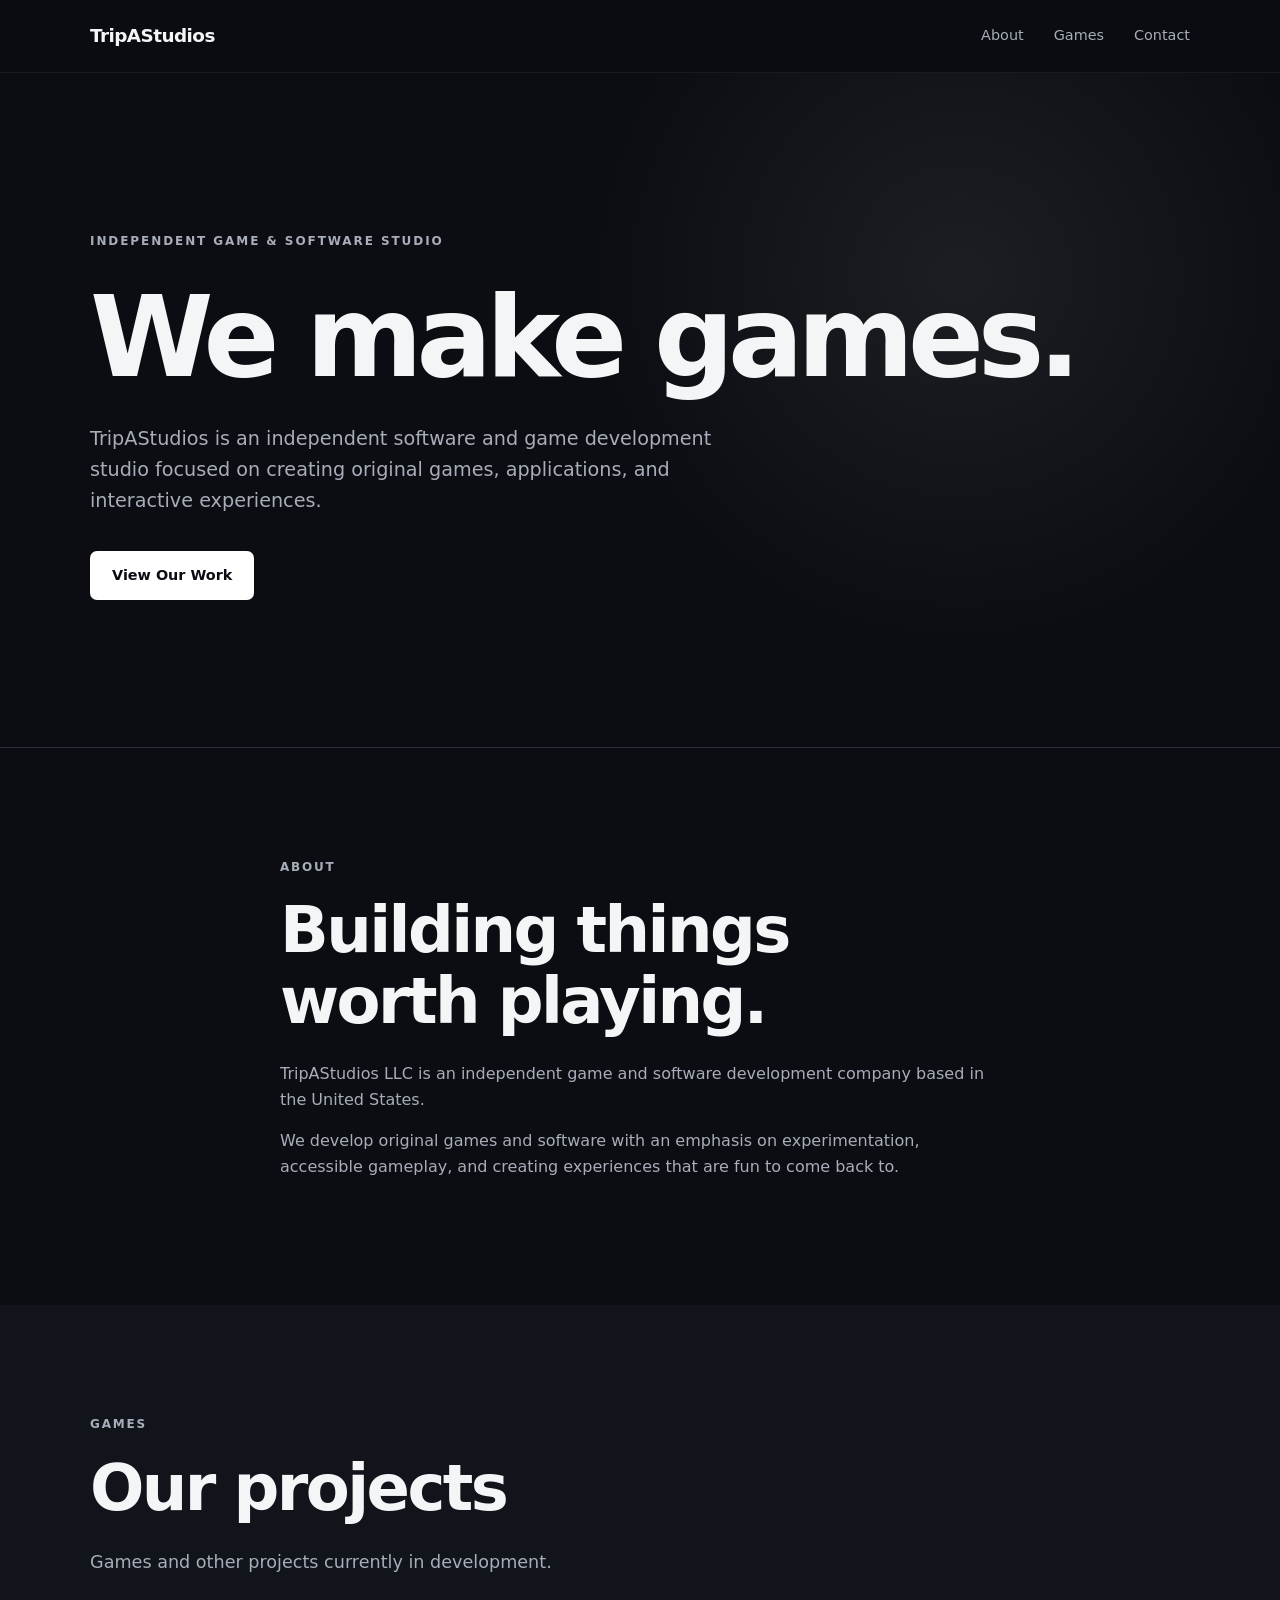
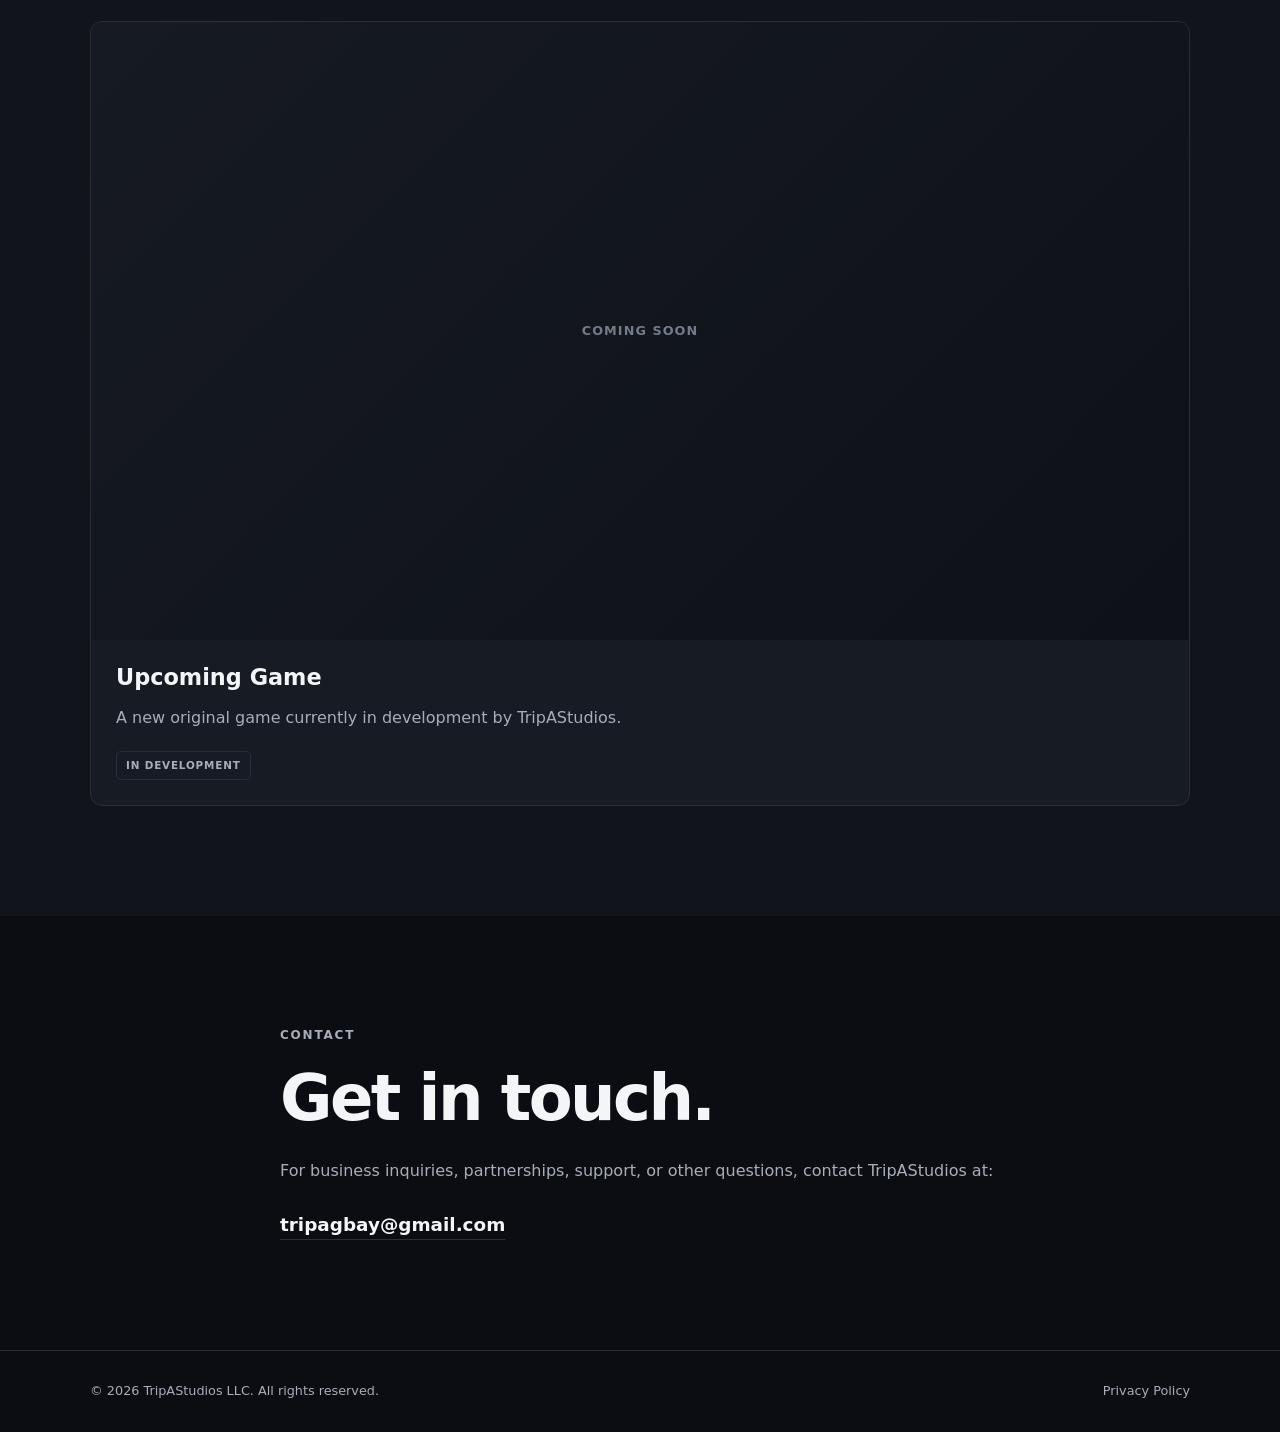
<file: index.html>
<!DOCTYPE html>
<html lang="en">
<head>
    <meta charset="UTF-8">
    <meta name="viewport" content="width=device-width, initial-scale=1.0">

    <title>TripAStudios — Independent Game & Software Studio</title>
    <meta
        name="description"
        content="TripAStudios is an independent game and software development studio creating games, applications, and interactive experiences."
    >

    <link rel="stylesheet" href="style.css">
</head>

<body>

    <header class="site-header">
        <div class="container nav-container">
            <a href="/" class="logo">TripAStudios</a>

            <nav>
                <a href="#about">About</a>
                <a href="#games">Games</a>
                <a href="#contact">Contact</a>
            </nav>
        </div>
    </header>

    <main>

        <section class="hero">
            <div class="container hero-content">
                <p class="eyebrow">INDEPENDENT GAME & SOFTWARE STUDIO</p>

                <h1>We make games.</h1>

                <p class="hero-text">
                    TripAStudios is an independent software and game development
                    studio focused on creating original games, applications,
                    and interactive experiences.
                </p>

                <a href="#games" class="button">View Our Work</a>
            </div>
        </section>


        <section id="about" class="section">
            <div class="container narrow">
                <p class="section-label">ABOUT</p>

                <h2>Building things worth playing.</h2>

                <p>
                    TripAStudios LLC is an independent game and software
                    development company based in the United States.
                </p>

                <p>
                    We develop original games and software with an emphasis
                    on experimentation, accessible gameplay, and creating
                    experiences that are fun to come back to.
                </p>
            </div>
        </section>


        <section id="games" class="section section-alt">
            <div class="container">

                <p class="section-label">GAMES</p>

                <h2>Our projects</h2>

                <p class="section-intro">
                    Games and other projects currently in development.
                </p>

                <div class="project-grid">

                    <article class="project-card">
                        <div class="project-placeholder">
                            <span>Coming Soon</span>
                        </div>

                        <div class="project-content">
                            <h3>Upcoming Game</h3>

                            <p>
                                A new original game currently in development
                                by TripAStudios.
                            </p>

                            <span class="status">IN DEVELOPMENT</span>
                        </div>
                    </article>

                </div>

            </div>
        </section>


        <section id="contact" class="section">
            <div class="container narrow">

                <p class="section-label">CONTACT</p>

                <h2>Get in touch.</h2>

                <p>
                    For business inquiries, partnerships, support, or other
                    questions, contact TripAStudios at:
                </p>

                <a
                    href="mailto:tripagbay@gmail.com"
                    class="contact-email"
                >
                    tripagbay@gmail.com
                </a>

            </div>
        </section>

    </main>


    <footer class="site-footer">
        <div class="container footer-content">
            <p>
                © 2026 TripAStudios LLC. All rights reserved.
            </p>

            <p>
                <a href="privacy_policy.html">Privacy Policy</a>
            </p>
        </div>
    </footer>

</body>
</html>
</file>
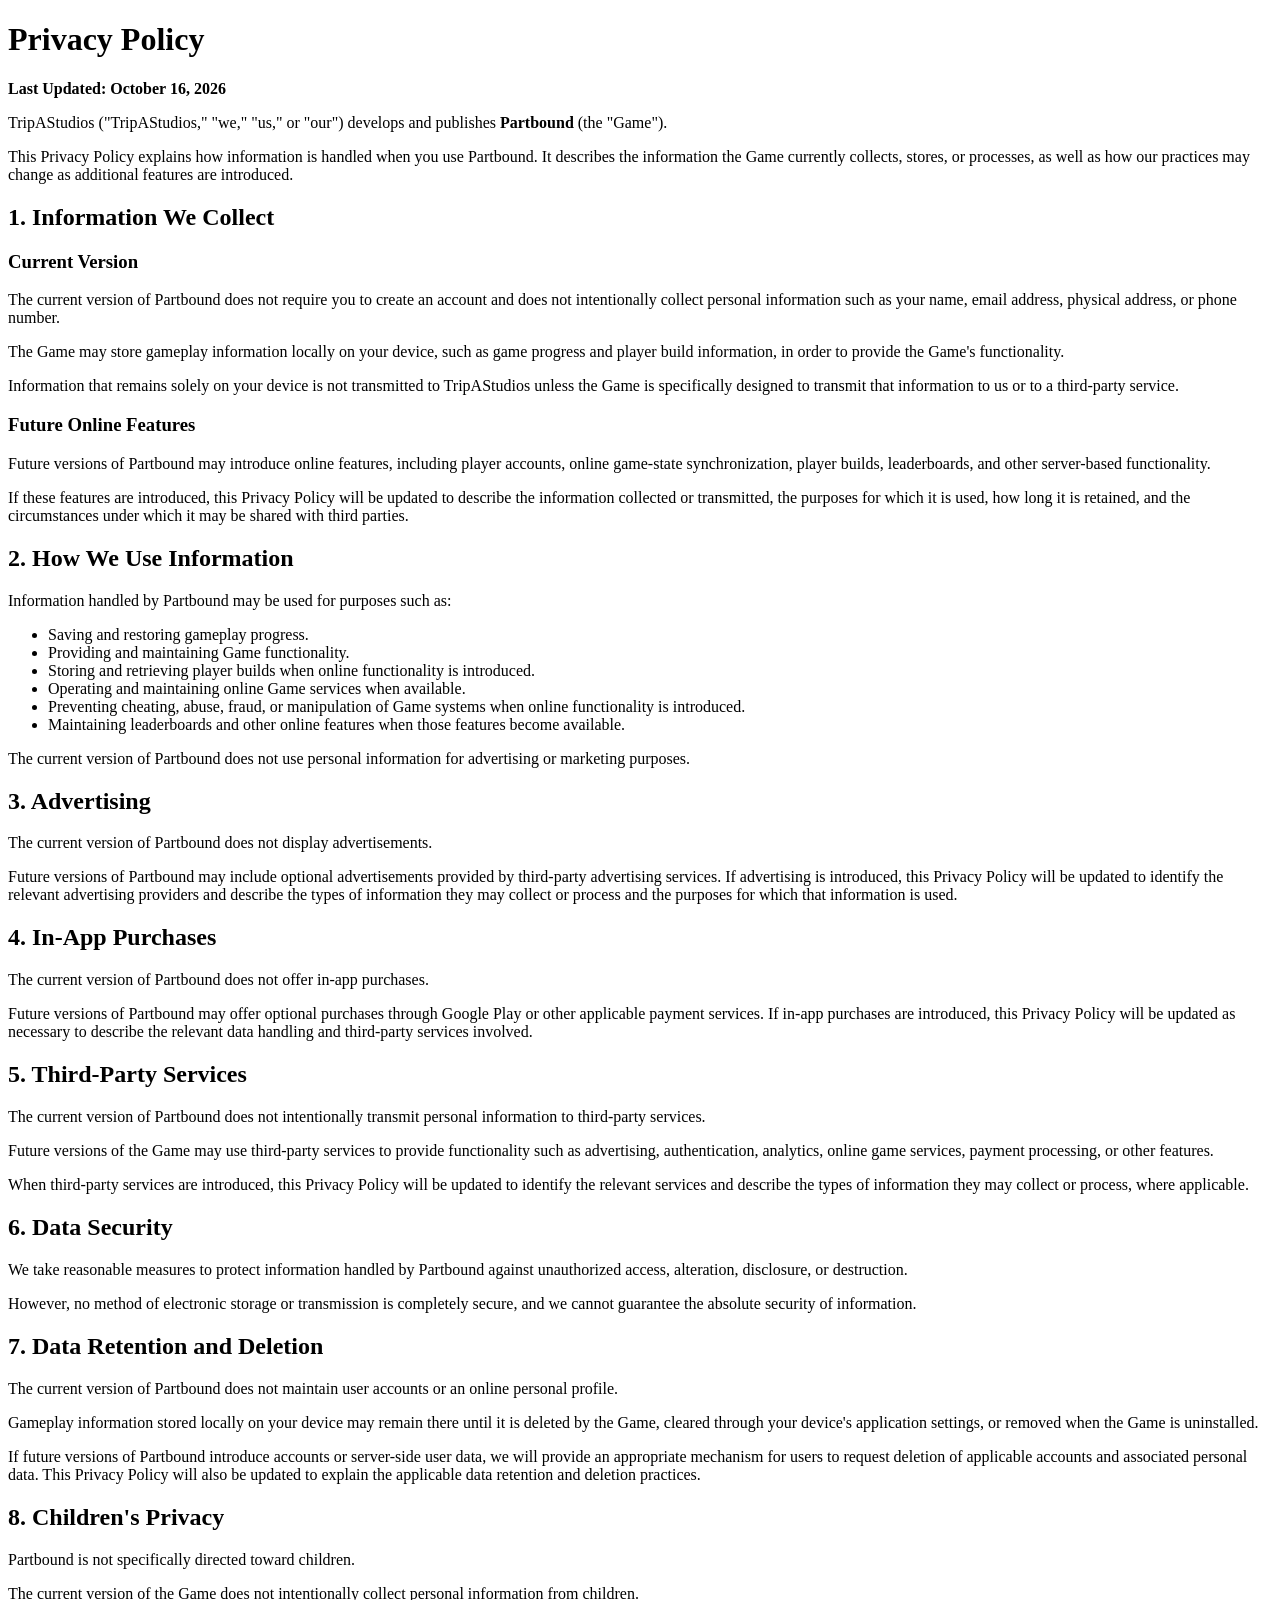
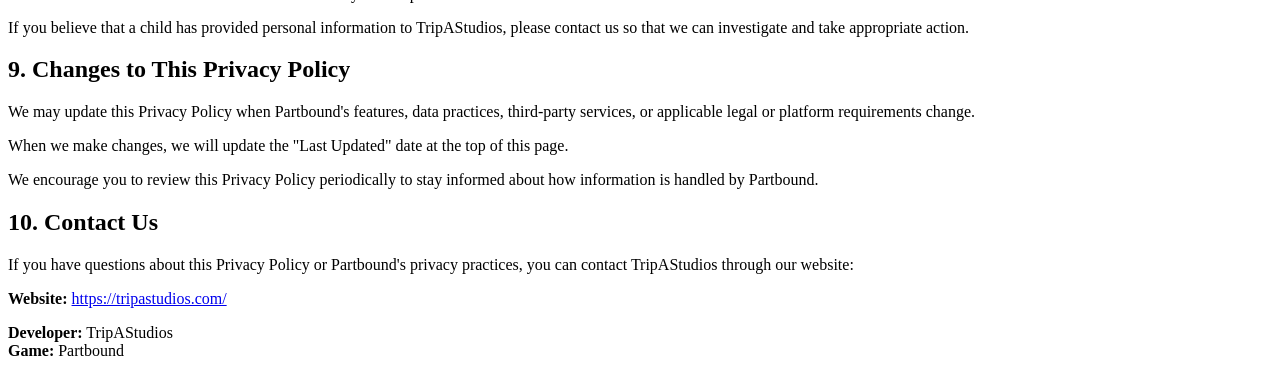
<file: privacy_policy.html>
<!DOCTYPE html>
<html lang="en">
<head>
    <meta charset="UTF-8">
    <meta name="viewport" content="width=device-width, initial-scale=1.0">
    <title>Partbound Privacy Policy | TripAStudios</title>
    <meta name="description" content="Privacy Policy for Partbound by TripAStudios.">
</head>

<body>
    <main>
        <h1>Privacy Policy</h1>

        <p><strong>Last Updated: October 16, 2026</strong></p>

        <p>
            TripAStudios ("TripAStudios," "we," "us," or "our") develops and publishes
            <strong>Partbound</strong> (the "Game").
        </p>

        <p>
            This Privacy Policy explains how information is handled when you use Partbound.
            It describes the information the Game currently collects, stores, or processes,
            as well as how our practices may change as additional features are introduced.
        </p>

        <h2>1. Information We Collect</h2>

        <h3>Current Version</h3>

        <p>
            The current version of Partbound does not require you to create an account and
            does not intentionally collect personal information such as your name, email
            address, physical address, or phone number.
        </p>

        <p>
            The Game may store gameplay information locally on your device, such as game
            progress and player build information, in order to provide the Game's
            functionality.
        </p>

        <p>
            Information that remains solely on your device is not transmitted to
            TripAStudios unless the Game is specifically designed to transmit that
            information to us or to a third-party service.
        </p>

        <h3>Future Online Features</h3>

        <p>
            Future versions of Partbound may introduce online features, including player
            accounts, online game-state synchronization, player builds, leaderboards,
            and other server-based functionality.
        </p>

        <p>
            If these features are introduced, this Privacy Policy will be updated to
            describe the information collected or transmitted, the purposes for which it
            is used, how long it is retained, and the circumstances under which it may be
            shared with third parties.
        </p>

        <h2>2. How We Use Information</h2>

        <p>
            Information handled by Partbound may be used for purposes such as:
        </p>

        <ul>
            <li>Saving and restoring gameplay progress.</li>
            <li>Providing and maintaining Game functionality.</li>
            <li>Storing and retrieving player builds when online functionality is introduced.</li>
            <li>Operating and maintaining online Game services when available.</li>
            <li>Preventing cheating, abuse, fraud, or manipulation of Game systems when online functionality is introduced.</li>
            <li>Maintaining leaderboards and other online features when those features become available.</li>
        </ul>

        <p>
            The current version of Partbound does not use personal information for
            advertising or marketing purposes.
        </p>

        <h2>3. Advertising</h2>

        <p>
            The current version of Partbound does not display advertisements.
        </p>

        <p>
            Future versions of Partbound may include optional advertisements provided by
            third-party advertising services. If advertising is introduced, this Privacy
            Policy will be updated to identify the relevant advertising providers and
            describe the types of information they may collect or process and the purposes
            for which that information is used.
        </p>

        <h2>4. In-App Purchases</h2>

        <p>
            The current version of Partbound does not offer in-app purchases.
        </p>

        <p>
            Future versions of Partbound may offer optional purchases through Google Play
            or other applicable payment services. If in-app purchases are introduced,
            this Privacy Policy will be updated as necessary to describe the relevant
            data handling and third-party services involved.
        </p>

        <h2>5. Third-Party Services</h2>

        <p>
            The current version of Partbound does not intentionally transmit personal
            information to third-party services.
        </p>

        <p>
            Future versions of the Game may use third-party services to provide
            functionality such as advertising, authentication, analytics, online game
            services, payment processing, or other features.
        </p>

        <p>
            When third-party services are introduced, this Privacy Policy will be updated
            to identify the relevant services and describe the types of information they
            may collect or process, where applicable.
        </p>

        <h2>6. Data Security</h2>

        <p>
            We take reasonable measures to protect information handled by Partbound
            against unauthorized access, alteration, disclosure, or destruction.
        </p>

        <p>
            However, no method of electronic storage or transmission is completely secure,
            and we cannot guarantee the absolute security of information.
        </p>

        <h2>7. Data Retention and Deletion</h2>

        <p>
            The current version of Partbound does not maintain user accounts or an online
            personal profile.
        </p>

        <p>
            Gameplay information stored locally on your device may remain there until it
            is deleted by the Game, cleared through your device's application settings,
            or removed when the Game is uninstalled.
        </p>

        <p>
            If future versions of Partbound introduce accounts or server-side user data,
            we will provide an appropriate mechanism for users to request deletion of
            applicable accounts and associated personal data. This Privacy Policy will
            also be updated to explain the applicable data retention and deletion
            practices.
        </p>

        <h2>8. Children's Privacy</h2>

        <p>
            Partbound is not specifically directed toward children.
        </p>

        <p>
            The current version of the Game does not intentionally collect personal
            information from children.
        </p>

        <p>
            If you believe that a child has provided personal information to TripAStudios,
            please contact us so that we can investigate and take appropriate action.
        </p>

        <h2>9. Changes to This Privacy Policy</h2>

        <p>
            We may update this Privacy Policy when Partbound's features, data practices,
            third-party services, or applicable legal or platform requirements change.
        </p>

        <p>
            When we make changes, we will update the "Last Updated" date at the top of
            this page.
        </p>

        <p>
            We encourage you to review this Privacy Policy periodically to stay informed
            about how information is handled by Partbound.
        </p>

        <h2>10. Contact Us</h2>

        <p>
            If you have questions about this Privacy Policy or Partbound's privacy
            practices, you can contact TripAStudios through our website:
        </p>

        <p>
            <strong>Website:</strong>
            <a href="https://tripastudios.com/">
                https://tripastudios.com/
            </a>
        </p>

        <p>
            <strong>Developer:</strong> TripAStudios<br>
            <strong>Game:</strong> Partbound
        </p>
    </main>
</body>
</html>
</file>
<file: style.css>
:root {
    --background: #0b0d12;
    --background-light: #11141b;
    --surface: #171b24;
    --surface-hover: #1d222d;

    --text: #f4f5f7;
    --text-muted: #a7adb9;

    --accent: #ffffff;
    --border: #282e3a;

    --max-width: 1100px;
    --narrow-width: 720px;

    font-family:
        Inter,
        ui-sans-serif,
        system-ui,
        -apple-system,
        BlinkMacSystemFont,
        "Segoe UI",
        sans-serif;
}


/* ---------- Reset ---------- */

* {
    box-sizing: border-box;
}

html {
    scroll-behavior: smooth;
}

body {
    margin: 0;
    background: var(--background);
    color: var(--text);
    line-height: 1.6;
}

a {
    color: inherit;
    text-decoration: none;
}


/* ---------- Shared ---------- */

.container {
    width: min(
        calc(100% - 40px),
        var(--max-width)
    );

    margin: 0 auto;
}

.narrow {
    max-width: var(--narrow-width);
}

.section {
    padding: 110px 0;
}

.section-alt {
    background: var(--background-light);
}

.section-label {
    margin: 0 0 18px;

    color: var(--text-muted);

    font-size: 0.75rem;
    font-weight: 700;
    letter-spacing: 0.15em;
}

h1,
h2,
h3 {
    margin-top: 0;
    line-height: 1.1;
}

h1 {
    margin-bottom: 25px;

    font-size: clamp(3.5rem, 9vw, 7rem);
    letter-spacing: -0.055em;
}

h2 {
    margin-bottom: 25px;

    font-size: clamp(2.2rem, 5vw, 4rem);
    letter-spacing: -0.04em;
}

h3 {
    margin-bottom: 10px;
    font-size: 1.4rem;
}

p {
    color: var(--text-muted);
}

.section-intro {
    max-width: 600px;
    margin-bottom: 45px;

    font-size: 1.1rem;
}


/* ---------- Header ---------- */

.site-header {
    position: sticky;
    top: 0;
    z-index: 100;

    background: rgba(11, 13, 18, 0.85);

    border-bottom: 1px solid rgba(255, 255, 255, 0.06);

    backdrop-filter: blur(14px);
}

.nav-container {
    display: flex;

    align-items: center;
    justify-content: space-between;

    min-height: 72px;
}

.logo {
    font-size: 1.15rem;
    font-weight: 800;
    letter-spacing: -0.03em;
}

nav {
    display: flex;
    gap: 30px;
}

nav a {
    color: var(--text-muted);

    font-size: 0.9rem;
    font-weight: 500;

    transition:
        color 0.2s ease;
}

nav a:hover {
    color: var(--text);
}


/* ---------- Hero ---------- */

.hero {
    display: flex;
    align-items: center;

    min-height: 75vh;

    border-bottom: 1px solid var(--border);

    background:
        radial-gradient(
            circle at 75% 30%,
            rgba(255, 255, 255, 0.07),
            transparent 35%
        );
}

.hero-content {
    padding: 100px 0;
}

.eyebrow {
    margin-bottom: 25px;

    color: var(--text-muted);

    font-size: 0.75rem;
    font-weight: 700;
    letter-spacing: 0.16em;
}

.hero-text {
    max-width: 650px;
    margin-bottom: 35px;

    font-size: 1.2rem;
}


/* ---------- Buttons ---------- */

.button {
    display: inline-block;

    padding: 13px 22px;

    background: var(--accent);
    color: #0b0d12;

    border-radius: 7px;

    font-size: 0.9rem;
    font-weight: 700;

    transition:
        transform 0.2s ease,
        opacity 0.2s ease;
}

.button:hover {
    transform: translateY(-2px);
    opacity: 0.85;
}


/* ---------- Projects ---------- */

.project-grid {
    display: grid;

    grid-template-columns:
        repeat(
            auto-fit,
            minmax(280px, 1fr)
        );

    gap: 25px;
}

.project-card {
    overflow: hidden;

    background: var(--surface);

    border: 1px solid var(--border);
    border-radius: 12px;

    transition:
        transform 0.2s ease,
        background 0.2s ease;
}

.project-card:hover {
    transform: translateY(-4px);
    background: var(--surface-hover);
}

.project-placeholder {
    display: flex;

    align-items: center;
    justify-content: center;

    aspect-ratio: 16 / 9;

    background:
        linear-gradient(
            135deg,
            #161a22,
            #0e1117
        );

    color: #737b89;

    font-size: 0.8rem;
    font-weight: 700;
    letter-spacing: 0.08em;
    text-transform: uppercase;
}

.project-content {
    padding: 25px;
}

.project-content p {
    margin-bottom: 20px;
}

.status {
    display: inline-block;

    padding: 5px 9px;

    border: 1px solid var(--border);
    border-radius: 5px;

    color: var(--text-muted);

    font-size: 0.65rem;
    font-weight: 700;
    letter-spacing: 0.08em;
}


/* ---------- Contact ---------- */

.contact-email {
    display: inline-block;

    margin-top: 10px;

    color: var(--text);

    font-size: 1.15rem;
    font-weight: 600;

    border-bottom: 1px solid var(--border);

    transition:
        border-color 0.2s ease;
}

.contact-email:hover {
    border-color: var(--text);
}


/* ---------- Footer ---------- */

.site-footer {
    padding: 30px 0;

    border-top: 1px solid var(--border);
}

.footer-content {
    display: flex;

    justify-content: space-between;
    gap: 20px;
}

.footer-content p {
    margin: 0;

    font-size: 0.8rem;
}


/* ---------- Mobile ---------- */

@media (max-width: 650px) {

    .container {
        width: min(
            calc(100% - 30px),
            var(--max-width)
        );
    }

    nav {
        gap: 15px;
    }

    nav a {
        font-size: 0.8rem;
    }

    .section {
        padding: 80px 0;
    }

    .hero {
        min-height: 70vh;
    }

    .footer-content {
        flex-direction: column;
    }
}
</file>
